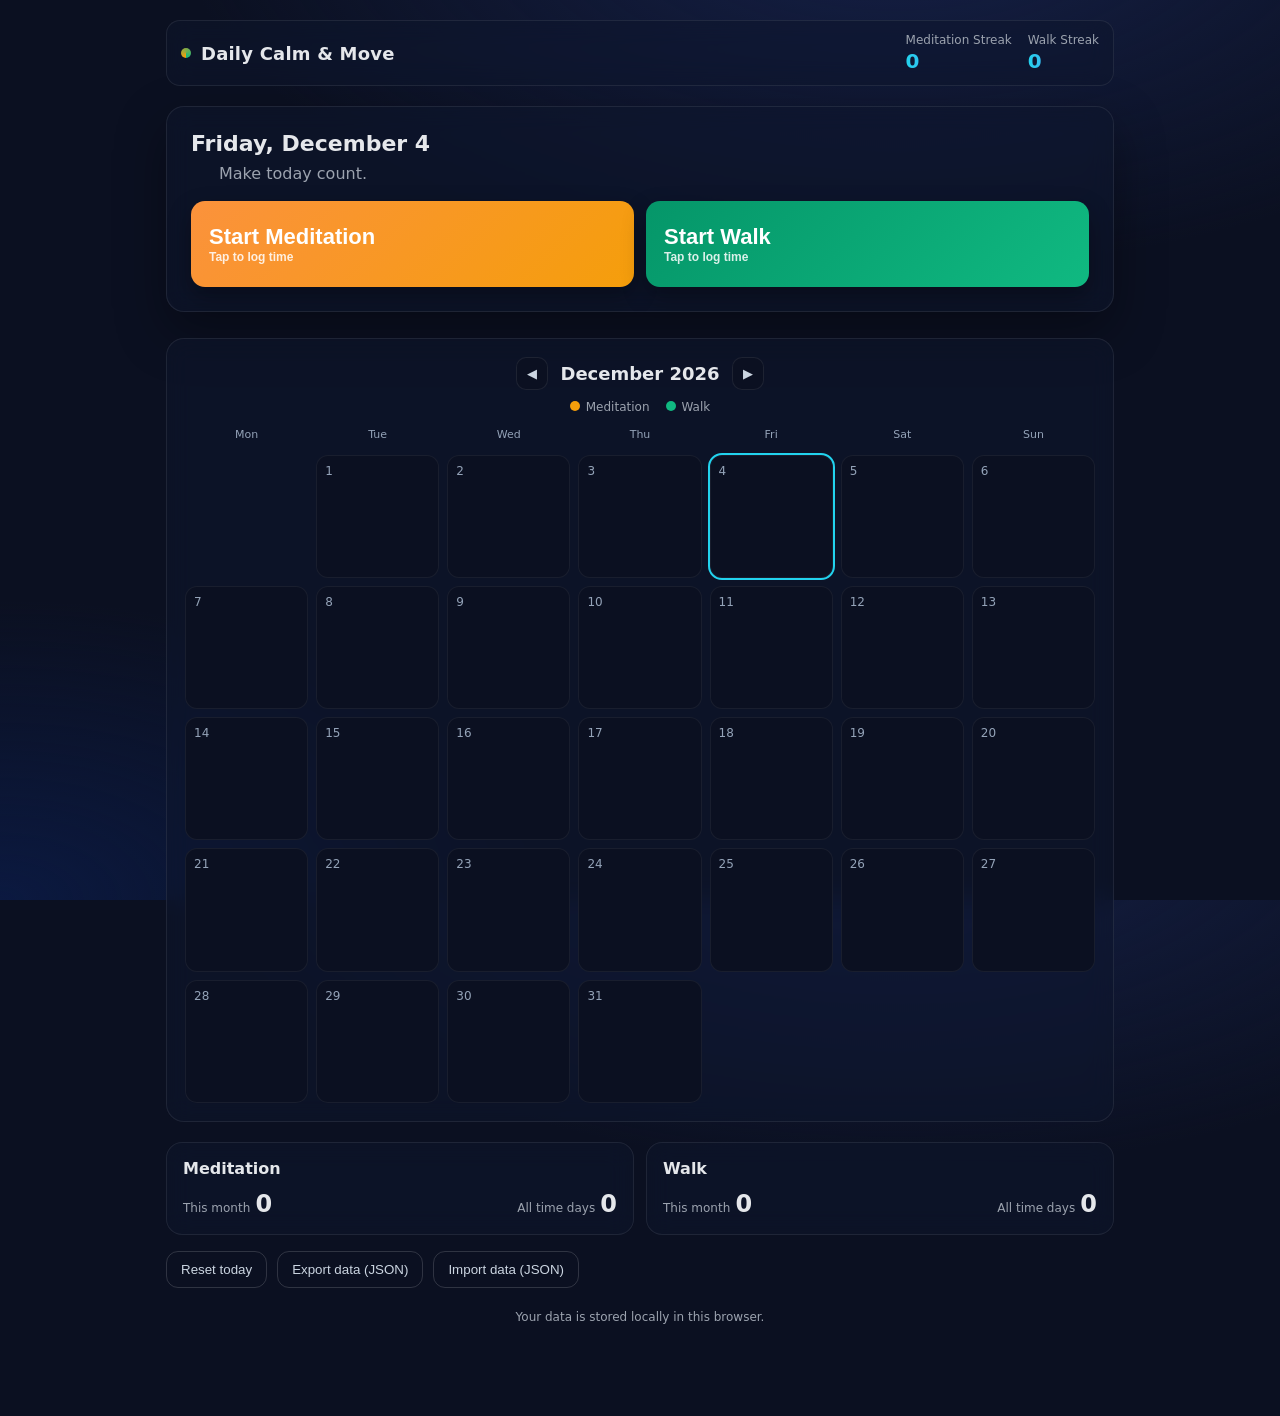
<file: index.html>
<!DOCTYPE html>
<html lang="en">
<head>
  <meta charset="utf-8" />
  <meta name="viewport" content="width=device-width,initial-scale=1" />
  <title>Daily Calm & Move</title>
  <meta name="theme-color" content="#0f172a" />
  <link rel="manifest" href="manifest.json" />
  <style>
    :root{
      --bg:#0b1021;
      --panel:#0f172a;
      --panel-2:#121a33;
      --text:#e5e7eb;
      --muted:#9ca3af;

      /* Habit colors */
      --med:#f59e0b;  /* meditation: orange */
      --walk:#10b981; /* walk: green */

      --accent:#22d3ee;
    }
    *{box-sizing:border-box}
    html,body{height:100%}
    body{
      margin:0;
      font-family:ui-sans-serif,system-ui,-apple-system,Segoe UI,Roboto,Inter,Ubuntu,Arial;
      background:
        radial-gradient(1200px 600px at 70% -10%, #152047, transparent 60%),
        radial-gradient(900px 500px at 0% 100%, #0b1940, transparent 60%),
        var(--bg);
      color:var(--text);
      -webkit-font-smoothing:antialiased;
    }
    #app{max-width:980px;margin:0 auto;padding:20px 16px 80px}

    /* Glass panels */
    .glass{
      background: rgba(15, 23, 42, 0.55);
      border: 1px solid rgba(255,255,255,0.08);
      backdrop-filter: blur(12px) saturate(120%);
      -webkit-backdrop-filter: blur(12px) saturate(120%);
    }

    .topbar{
      display:flex;align-items:center;justify-content:space-between;gap:12px;
      padding:12px 14px;border-radius:14px; position:sticky; top:10px; z-index:10;
    }
    .brand{display:flex;align-items:center;gap:10px}
    .brand .dot{width:10px;height:10px;border-radius:50%;
      background:conic-gradient(from 180deg,var(--med),var(--walk))}
    .brand h1{font-size:18px;margin:0;font-weight:700;letter-spacing:.2px}

    .streaks{display:flex;gap:16px;flex-wrap:wrap}
    .streak{display:flex;flex-direction:column;gap:2px}
    .streak .label{font-size:12px;color:var(--muted)}
    .streak .value{font-size:20px;font-weight:800;background:linear-gradient(90deg,var(--accent),#8b5cf6);-webkit-background-clip:text;background-clip:text;color:transparent}

    .hero{margin:20px 0}
    .hero-card{
      border-radius:18px;padding:24px;
      box-shadow:0 20px 50px rgba(0,0,0,0.35);
    }
    .hero-card h2{margin:0 0 8px 0;font-size:22px}
    .status-row{display:flex;align-items:center;gap:10px;margin-bottom:18px}
    #status-icon{width:18px;height:18px;border-radius:50%;box-shadow:0 0 0 0 rgba(34,211,238,0);transition:box-shadow .3s ease}
    .status-glow{box-shadow:0 0 0 10px rgba(34,211,238,0.12)}
    .hero-card p{margin:0;color:var(--muted)}

    .cta-row{display:flex;gap:12px;flex-wrap:wrap;margin-top:10px}
    .big-cta{
      flex:1 1 260px; min-height:86px;
      border:none;border-radius:14px;cursor:pointer; padding:16px 18px;text-align:left;
      color:white; font-size:22px; font-weight:800; position:relative; overflow:hidden;
      transition:transform .06s ease, box-shadow .2s ease, opacity .2s ease;
      box-shadow: 0 10px 24px rgba(0,0,0,0.30), inset 0 0 0 rgba(255,255,255,0);
    }
    .big-cta .sub{display:block;font-size:12px;font-weight:600;color:rgba(255,255,255,0.85)}
    .big-cta:hover{transform:translateY(-2px); box-shadow:0 14px 28px rgba(0,0,0,0.32)}
    .big-cta:active{box-shadow:0 6px 16px rgba(0,0,0,0.35), inset 0 0 12px rgba(255,255,255,0.12)}
    .big-cta.med{background:linear-gradient(135deg,#fb923c,var(--med))}
    .big-cta.walk{background:linear-gradient(135deg,#059669,var(--walk))}
    .big-cta.completed{opacity:0.92; filter:saturate(115%)}

    .milestone{
      margin-top:12px; font-weight:700; color:#facc15; display:none;
    }

    .calendar-wrap{
      margin:26px 0 10px 0; padding:18px; border-radius:18px;
    }
    .calendar-controls{display:flex;align-items:center;justify-content:center;gap:12px;margin-bottom:10px}
    .calendar-controls h3{margin:0;font-size:18px}
    .nav-btn{
      background:#0b1021;border:1px solid rgba(255,255,255,0.08); color:#cbd5e1;
      padding:8px 10px;border-radius:10px;cursor:pointer;transition:background .15s ease, transform .1s ease
    }
    .nav-btn:hover{background:#0d1327; transform:translateY(-1px)}

    .legend{display:flex;gap:16px;justify-content:center;color:var(--muted);font-size:12px;margin:6px 0 14px}
    .legend .dot{display:inline-block;width:10px;height:10px;border-radius:50%;margin-right:6px}
    .dot-med{background:var(--med)}
    .dot-walk{background:var(--walk)}

    .calendar{
      display:grid;grid-template-columns:repeat(7,1fr); gap:8px;
    }
    .weekday{font-size:11px;color:#94a3b8;text-align:center;margin-bottom:6px}

    @keyframes shimmer {
      0% { transform: translateX(-30%); opacity: .6; }
      50% { opacity: .9; }
      100% { transform: translateX(30%); opacity: .6; }
    }
    .day{
      aspect-ratio:1 / 1; border-radius:12px; padding:8px 8px 6px 8px;
      background:#0b1021; border:1px solid rgba(255,255,255,0.06); position:relative; overflow:hidden;
      transition: transform .12s ease, box-shadow .16s ease, background .2s ease;
      isolation:isolate; cursor: pointer;
    }
    .day:hover{ transform: translateY(-2px); box-shadow: 0 8px 18px rgba(0,0,0,0.28); }
    .day .dnum{font-size:12px;color:#94a3b8}

    .day.tint-med::before,
    .day.tint-walk::before,
    .day.tint-mix::before{
      content:""; position:absolute; inset:0; z-index:-1; pointer-events:none;
      background: transparent;
      opacity: 0.22;
    }
    .day.tint-med::before{
      background:
        linear-gradient(180deg, rgba(245,158,11,0.18), transparent 45%),
        radial-gradient(40% 20% at 20% 0%, rgba(245,158,11,0.18), transparent 70%);
    }
    .day.tint-walk::before{
      background:
        linear-gradient(180deg, rgba(16,185,129,0.18), transparent 45%),
        radial-gradient(40% 20% at 20% 0%, rgba(16,185,129,0.18), transparent 70%);
    }
    .day.tint-mix::before{
      background:
        linear-gradient(180deg, rgba(245,158,11,0.16), transparent 50%),
        linear-gradient(180deg, rgba(16,185,129,0.16), transparent 55%);
    }
    .day.tint-animated::after{
      content:""; position:absolute; inset:-10% -40%; height:120%; width:60%;
      background: linear-gradient(90deg, rgba(255,255,255,0), rgba(255,255,255,0.06), rgba(255,255,255,0));
      transform: rotate(25deg);
      animation: shimmer 3.6s ease-in-out infinite;
      mix-blend-mode: overlay;
      z-index:-1;
    }

    .day .badges{
      position:absolute; right:6px; bottom:6px;
      display:flex; flex-direction:column; gap:5px; align-items:flex-end;
    }
    .badge{width:10px;height:10px;border-radius:50%;}
    .badge.med{background:var(--med)}
    .badge.walk{background:var(--walk)}
    .day.today{outline:2px solid var(--accent); outline-offset:0}

    /* Stats */
    .stats{display:grid;grid-template-columns:repeat(2,1fr); gap:12px; margin-top: 20px;}
    .stat-card{
      border-radius:16px; padding:16px;
    }
    .stat-card h4{margin:0 0 12px 0}
    .numbers{display:flex;justify-content:space-between}
    .small{font-size:12px;color:var(--muted)}
    .big{font-size:24px;font-weight:800}

    .controls{display:flex;gap:10px;flex-wrap:wrap;margin-top:16px}
    .ghost{
      background:transparent;color:#cbd5e1;border:1px solid rgba(255,255,255,0.15);
      border-radius:12px;padding:10px 14px;cursor:pointer;transition:background .15s ease, transform .1s ease
    }
    .ghost:hover{background:rgba(255,255,255,0.04); transform:translateY(-1px)}

    footer{margin-top:22px;color:var(--muted);text-align:center;font-size:12px}
    
    /* Modals */
    .modal-overlay {
        position: fixed; inset: 0;
        background-color: rgba(0, 0, 0, 0.6);
        display: flex; align-items: center; justify-content: center;
        z-index: 1000;
        opacity: 0; visibility: hidden;
        transition: opacity 0.3s ease, visibility 0.3s ease;
    }
    .modal-overlay.visible {
        opacity: 1; visibility: visible;
    }
    .modal-content {
        padding: 24px; border-radius: 18px;
        width: 90%; max-width: 400px;
        transform: scale(0.95);
        transition: transform 0.3s ease;
        text-align: center;
    }
    .modal-overlay.visible .modal-content {
        transform: scale(1);
    }
    .modal-content h3 { margin: 0 0 16px; }
    .modal-close-btn {
        position: absolute; top: 12px; right: 12px;
        background: none; border: none; font-size: 24px; color: var(--muted);
        cursor: pointer;
    }
    #timer-display {
        font-size: 48px; font-weight: 700;
        letter-spacing: 2px;
        margin: 20px 0;
    }
    .timer-controls {
        display: flex; gap: 12px; justify-content: center;
    }
    .timer-btn {
        padding: 12px 20px; border-radius: 12px;
        border: none; font-weight: 600; cursor: pointer;
        min-width: 120px;
    }
    .timer-btn.primary { background: var(--accent); color: var(--bg); }
    .timer-btn.secondary { background: var(--panel-2); color: var(--text); }
    #day-details-content { text-align: left; font-size: 16px; line-height: 1.8; }


    @media (max-width:900px){
      .stats{grid-template-columns:1fr 1fr}
    }
    @media (max-width:700px){
      .streaks{display:none}
      .stats{grid-template-columns:1fr}
    }
    @media (max-width:480px){
      .day{padding:4px 4px 2px 4px}
      .day .dnum{font-size:11px}
      .day .badges{right:3px;bottom:3px;gap:3px}
      .badge{width:7px;height:7px}
    }

    /* CSS-ONLY PREMIUM CONFETTI */
    .confetti-layer{
      position: fixed;
      inset: 0;
      overflow: hidden;
      pointer-events: none;
      z-index: 9999;
      opacity: 0;
    }
    .confetti-layer.active{ opacity: 1; }
    .confetti{
      position: absolute;
      top: -10px;
      left: 50%;
      width: 10px;
      height: 18px;
      opacity: 0;
      transform-origin: center;
      border-radius: 2px;
    }
    .c1,.c6,.c11,.c16,.c21,.c26,.c31,.c36,.c41,.c46 { background: #f59e0b; }
    .c2,.c7,.c12,.c17,.c22,.c27,.c32,.c37,.c42,.c47 { background: #10b981; }
    .c3,.c8,.c13,.c18,.c23,.c28,.c33,.c38,.c43,.c48 { background: #ffffff; }
    .c4,.c9,.c14,.c19,.c24,.c29,.c34,.c39,.c44,.c49 { background: #93c5fd; }
    .c5,.c10,.c15,.c20,.c25,.c30,.c35,.c40,.c45,.c50 { background: #22d3ee; }
    @keyframes fallSpin {
      0% { transform: translate(var(--x,0), -20px) rotate(0deg); opacity: 1; }
      70% { opacity: 1; }
      100% { transform: translate(var(--xEnd,0), 110vh) rotate(var(--rot,720deg)); opacity: 0; }
    }
    @keyframes drift {
      0% { transform: translateX(0); } 50% { transform: translateX(12px); } 100% { transform: translateX(0); }
    }
    .confetti{
      animation: fallSpin var(--dur,1800ms) cubic-bezier(.2,.7,.2,1) forwards,
                drift 1800ms ease-in-out infinite;
      animation-delay: var(--delay,0ms);
    }
    .c1{ --x:-45vw; --xEnd:-40vw; --rot:680deg; --dur:1700ms; --delay:0ms; }
    .c2{ --x:-35vw; --xEnd:-30vw; --rot:720deg; --dur:1650ms; --delay:40ms; }
    .c3{ --x:-25vw; --xEnd:-20vw; --rot:760deg; --dur:1600ms; --delay:80ms; }
    .c4{ --x:-15vw; --xEnd:-10vw; --rot:800deg; --dur:1750ms; --delay:120ms; }
    .c5{ --x:-5vw;  --xEnd:-2vw;  --rot:820deg; --dur:1680ms; --delay:160ms; }
    .c6{ --x:5vw;   --xEnd:2vw;   --rot:700deg; --dur:1660ms; --delay:100ms; }
    .c7{ --x:15vw;  --xEnd:10vw;  --rot:740deg; --dur:1720ms; --delay:140ms; }
    .c8{ --x:25vw;  --xEnd:20vw;  --rot:760deg; --dur:1640ms; --delay:180ms; }
    .c9{ --x:35vw;  --xEnd:30vw;  --rot:800deg; --dur:1760ms; --delay:220ms; }
    .c10{--x:45vw;  --xEnd:40vw;  --rot:840deg; --dur:1700ms; --delay:260ms; }
    .c11{ --x:-42vw; --xEnd:-39vw; --rot:690deg; --dur:1680ms; --delay:60ms; }
    .c12{ --x:-32vw; --xEnd:-28vw; --rot:730deg; --dur:1580ms; --delay:100ms; }
    .c13{ --x:-22vw; --xEnd:-18vw; --rot:770deg; --dur:1650ms; --delay:140ms; }
    .c14{ --x:-12vw; --xEnd:-9vw;  --rot:810deg; --dur:1620ms; --delay:180ms; }
    .c15{ --x:-2vw;  --xEnd:-1vw;  --rot:850deg; --dur:1550ms; --delay:220ms; }
    .c16{ --x:8vw;   --xEnd:6vw;   --rot:710deg; --dur:1600ms; --delay:260ms; }
    .c17{ --x:18vw;  --xEnd:14vw;  --rot:750deg; --dur:1700ms; --delay:300ms; }
    .c18{ --x:28vw;  --xEnd:24vw;  --rot:790deg; --dur:1620ms; --delay:340ms; }
    .c19{ --x:38vw;  --xEnd:34vw;  --rot:830deg; --dur:1680ms; --delay:380ms; }
    .c20{ --x:48vw;  --xEnd:44vw;  --rot:870deg; --dur:1600ms; --delay:420ms; }
    .c21{ --x:-48vw; --xEnd:-46vw; --rot:900deg; --dur:1850ms; --delay:0ms; }
    .c22{ --x:-28vw; --xEnd:-24vw; --rot:880deg; --dur:1900ms; --delay:80ms; }
    .c23{ --x:-8vw;  --xEnd:-6vw;  --rot:920deg; --dur:1950ms; --delay:160ms; }
    .c24{ --x:12vw;  --xEnd:9vw;   --rot:900deg; --dur:1880ms; --delay:240ms; }
    .c25{ --x:32vw;  --xEnd:29vw;  --rot:940deg; --dur:1980ms; --delay:320ms; }
    .c26{ --x:42vw;  --xEnd:40vw;  --rot:980deg; --dur:1920ms; --delay:400ms; }
    .c27{ --x:-38vw; --xEnd:-36vw; --rot:950deg; --dur:1860ms; --delay:200ms; }
    .c28{ --x:-18vw; --xEnd:-15vw; --rot:990deg; --dur:1920ms; --delay:280ms; }
    .c29{ --x:2vw;   --xEnd:0vw;   --rot:970deg; --dur:2000ms; --delay:360ms; }
    .c30{ --x:22vw;  --xEnd:19vw;  --rot:1010deg;--dur:1940ms; --delay:440ms; }
    .c31{ --x:-44vw; --xEnd:-40vw; --rot:860deg; --dur:1680ms; --delay:60ms; }
    .c32{ --x:-26vw; --xEnd:-22vw; --rot:900deg; --dur:1740ms; --delay:120ms; }
    .c33{ --x:-6vw;  --xEnd:-4vw;  --rot:940deg; --dur:1800ms; --delay:180ms; }
    .c34{ --x:14vw;  --xEnd:12vw;  --rot:980deg; --dur:1760ms; --delay:240ms; }
    .c35{ --x:34vw;  --xEnd:30vw;  --rot:1020deg;--dur:1820ms; --delay:300ms; }
    .c36{ --x:44vw;  --xEnd:42vw;  --rot:1060deg;--dur:1880ms; --delay:360ms; }
    .c37{ --x:-34vw; --xEnd:-30vw; --rot:880deg; --dur:1700ms; --delay:90ms; }
    .c38{ --x:-16vw; --xEnd:-12vw; --rot:920deg; --dur:1760ms; --delay:150ms; }
    .c39{ --x:4vw;   --xEnd:2vw;   --rot:960deg; --dur:1820ms; --delay:210ms; }
    .c40{ --x:24vw;  --xEnd:22vw;  --rot:1000deg;--dur:1880ms; --delay:270ms; }
  </style>
</head>
<body>
  <div id="app">
    <header class="topbar glass">
      <div class="brand">
        <span class="dot"></span>
        <h1>Daily Calm & Move</h1>
      </div>
      <div class="streaks">
        <div class="streak">
          <span class="label">Meditation Streak</span>
          <span id="med-streak" class="value">0</span>
        </div>
        <div class="streak">
          <span class="label">Walk Streak</span>
          <span id="walk-streak" class="value">0</span>
        </div>
      </div>
    </header>

    <main>
      <section class="hero">
        <div class="hero-card glass">
          <h2 id="today-date">Today</h2>
          <div class="status-row">
            <div id="status-icon" aria-hidden="true"></div>
            <p id="today-status">Make today count.</p>
          </div>
          <div class="cta-row">
            <button id="btn-meditation" class="big-cta med" aria-pressed="false">
              Start Meditation
              <span class="sub">Tap to log time</span>
            </button>
            <button id="btn-walk" class="big-cta walk" aria-pressed="false">
              Start Walk
              <span class="sub">Tap to log time</span>
            </button>
          </div>
          <div class="milestone" id="milestone" role="status" aria-live="polite"></div>
        </div>
      </section>

      <section class="calendar-wrap glass">
        <div class="calendar-controls">
          <button id="prev-month" class="nav-btn" aria-label="Previous month">◀</button>
          <h3 id="month-label">Month</h3>
          <button id="next-month" class="nav-btn" aria-label="Next month">▶</button>
        </div>
        <div class="legend">
          <span><i class="dot dot-med"></i>Meditation</span>
          <span><i class="dot dot-walk"></i>Walk</span>
        </div>
        <div id="calendar" class="calendar" aria-label="Monthly calendar"></div>
      </section>

      <section class="stats">
        <div class="stat-card glass">
          <h4>Meditation</h4>
          <div class="numbers">
            <div>
              <span class="small">This month</span>
              <span id="med-month" class="big">0</span>
            </div>
            <div>
              <span class="small">All time days</span>
              <span id="med-total" class="big">0</span>
            </div>
          </div>
        </div>
        <div class="stat-card glass">
          <h4>Walk</h4>
          <div class="numbers">
            <div>
              <span class="small">This month</span>
              <span id="walk-month" class="big">0</span>
            </div>
            <div>
              <span class="small">All time days</span>
              <span id="walk-total" class="big">0</span>
            </div>
          </div>
        </div>
      </section>

      <section class="controls">
        <button id="reset-day" class="ghost">Reset today</button>
        <button id="export-data" class="ghost">Export data (JSON)</button>
        <button id="import-data" class="ghost">Import data (JSON)</button>
        <input id="import-file" type="file" accept="application/json" hidden />
      </section>
    </main>

    <footer>
      <p>Your data is stored locally in this browser.</p>
    </footer>
  </div>

  <!-- Timer Modal -->
  <div id="timer-modal" class="modal-overlay">
    <div class="modal-content glass">
      <button id="timer-modal-close" class="modal-close-btn">&times;</button>
      <h3 id="timer-modal-title">Timer</h3>
      <div id="timer-display">00:00</div>
      <div class="timer-controls">
        <button id="timer-start-pause" class="timer-btn primary">Start</button>
        <button id="timer-finish" class="timer-btn secondary">Finish & Save</button>
      </div>
    </div>
  </div>

  <!-- Day Details Modal -->
  <div id="details-modal" class="modal-overlay">
    <div class="modal-content glass">
      <button id="details-modal-close" class="modal-close-btn">&times;</button>
      <h3 id="details-modal-date"></h3>
      <div id="day-details-content"></div>
    </div>
  </div>

  <!-- CSS-only confetti layer -->
  <div class="confetti-layer" aria-hidden="true">
    <div class="confetti c1"></div><div class="confetti c2"></div><div class="confetti c3"></div><div class="confetti c4"></div><div class="confetti c5"></div>
    <div class="confetti c6"></div><div class="confetti c7"></div><div class="confetti c8"></div><div class="confetti c9"></div><div class="confetti c10"></div>
    <div class="confetti c11"></div><div class="confetti c12"></div><div class="confetti c13"></div><div class="confetti c14"></div><div class="confetti c15"></div>
    <div class="confetti c16"></div><div class="confetti c17"></div><div class="confetti c18"></div><div class="confetti c19"></div><div class="confetti c20"></div>
    <div class="confetti c21"></div><div class="confetti c22"></div><div class="confetti c23"></div><div class="confetti c24"></div><div class="confetti c25"></div>
    <div class="confetti c26"></div><div class="confetti c27"></div><div class="confetti c28"></div><div class="confetti c29"></div><div class="confetti c30"></div>
    <div class="confetti c31"></div><div class="confetti c32"></div><div class="confetti c33"></div><div class="confetti c34"></div><div class="confetti c35"></div>
    <div class="confetti c36"></div><div class="confetti c37"></div><div class="confetti c38"></div><div class="confetti c39"></div><div class="confetti c40"></div>
  </div>

<script>
// Storage: key "dw-data" -> { entries: { "YYYY-MM-DD": { med: { time: seconds }, walk: { time: seconds } } } }

const el = (id) => document.getElementById(id);
const state = {
  year: new Date().getFullYear(),
  month: new Date().getMonth(),
  data: loadData()
};

// --- Timer State ---
const timerState = {
  interval: null,
  startTime: 0,
  elapsedTime: 0,
  isPaused: true,
  activeType: null // 'med' or 'walk'
};

function loadData() {
  try {
    const raw = localStorage.getItem('dw-data');
    if (!raw) return { entries: {} };
    const parsed = JSON.parse(raw);
    // Migration for old data structure
    if (parsed && parsed.entries) {
      for (const k of Object.keys(parsed.entries)) {
        const entry = parsed.entries[k];
        delete entry.vit; // Remove vitamin data
        if (typeof entry.med === 'boolean') entry.med = { time: entry.med ? 1 : 0 };
        if (typeof entry.walk === 'boolean') entry.walk = { time: entry.walk ? 1 : 0 };
        if (!entry.med) entry.med = { time: 0 };
        if (!entry.walk) entry.walk = { time: 0 };
      }
    }
    return parsed?.entries ? parsed : { entries: {} };
  } catch {
    return { entries: {} };
  }
}
function saveData() { localStorage.setItem('dw-data', JSON.stringify(state.data)); }
function ymd(dateObj){
  return `${dateObj.getFullYear()}-${String(dateObj.getMonth()+1).padStart(2,'0')}-${String(dateObj.getDate()).padStart(2,'0')}`;
}
function isAllComplete(entry){ return !!(entry?.med?.time > 0 && entry?.walk?.time > 0); }
function formatTime(totalSeconds) {
    if (totalSeconds <= 1 && totalSeconds > 0) return `Done`; // Handle migrated data
    const minutes = Math.floor(totalSeconds / 60);
    const seconds = totalSeconds % 60;
    return `${String(minutes).padStart(2, '0')}:${String(seconds).padStart(2, '0')}`;
}
function formatTimeVerbose(totalSeconds) {
    if (totalSeconds <= 1 && totalSeconds > 0) return `Completed`; // Handle migrated data
    if (totalSeconds === 0) return `Not logged`;
    const m = Math.floor(totalSeconds / 60);
    const s = totalSeconds % 60;
    return `${m}m ${s}s`;
}

function logActivity(type, seconds) {
  const today = ymd(new Date());
  const existing = state.data.entries[today] ?? { med: { time: 0 }, walk: { time: 0 } };
  const wasAll = isAllComplete(existing);

  existing[type].time = (existing[type].time || 0) + seconds;
  state.data.entries[today] = existing;
  const nowAll = isAllComplete(existing);

  saveData();
  renderAll();
  flashButton(type);
  pulseStatus();

  if (nowAll && !wasAll) {
    triggerConfettiCSS();
  }

  maybeShowMilestone(type);
}

function resetToday() {
  const today = ymd(new Date());
  if (state.data.entries[today]) {
    state.data.entries[today] = { med: { time: 0 }, walk: { time: 0 } };
    saveData();
    renderAll();
  }
}

function monthLabel(y, m) { return new Date(y, m, 1).toLocaleString(undefined, { month:'long', year:'numeric' }); }

function renderCalendar() {
  const cal = el('calendar'); cal.innerHTML = '';
  const y = state.year, m = state.month;
  el('month-label').textContent = monthLabel(y, m);

  const weekdays = ['Mon','Tue','Wed','Thu','Fri','Sat','Sun'];
  weekdays.forEach(w => {
    const wEl = document.createElement('div');
    wEl.className = 'weekday';
    wEl.textContent = w;
    cal.appendChild(wEl);
  });

  const first = new Date(y, m, 1);
  const startIdx = (first.getDay() + 6) % 7;
  const daysInMonth = new Date(y, m+1, 0).getDate();
  const todayStr = ymd(new Date());

  for (let i=0;i<startIdx;i++){ cal.appendChild(document.createElement('div')); }

  for (let d=1; d<=daysInMonth; d++){
    const date = new Date(y, m, d);
    const key = ymd(date);
    const entry = state.data.entries[key];
    const medDone = entry?.med?.time > 0;
    const walkDone = entry?.walk?.time > 0;

    const cell = document.createElement('div');
    cell.className = 'day';
    cell.addEventListener('click', () => showDayDetails(key));
    if (key === todayStr) cell.classList.add('today');

    if (medDone || walkDone) {
      if (medDone && walkDone) cell.classList.add('tint-mix');
      else if (medDone) cell.classList.add('tint-med');
      else if (walkDone) cell.classList.add('tint-walk');
      cell.classList.add('tint-animated');
    }
    
    const num = document.createElement('div');
    num.className = 'dnum';
    num.textContent = d;

    const badges = document.createElement('div');
    badges.className = 'badges';
    if (medDone) { const b = document.createElement('span'); b.className = 'badge med'; badges.appendChild(b); }
    if (walkDone){ const b = document.createElement('span'); b.className = 'badge walk'; badges.appendChild(b); }
    
    cell.appendChild(num);
    cell.appendChild(badges);
    cal.appendChild(cell);
  }
}

function getStats() {
  let medMonth=0, walkMonth=0, medTotal=0, walkTotal=0;

  for (const [key, val] of Object.entries(state.data.entries)) {
    if (val.med?.time > 0) medTotal++;
    if (val.walk?.time > 0) walkTotal++;

    const dt = new Date(key);
    if (dt.getFullYear() === state.year && dt.getMonth() === state.month) {
      if (val.med?.time > 0) medMonth++;
      if (val.walk?.time > 0) walkMonth++;
    }
  }
  return { medMonth, walkMonth, medTotal, walkTotal };
}

function getStreak(type) {
  let streak = 0;
  const cur = new Date();
  for (;;) {
    const key = ymd(cur);
    const v = state.data.entries[key];
    if (v && v[type]?.time > 0) { streak++; cur.setDate(cur.getDate() - 1); }
    else break;
  }
  return streak;
}

function renderToday() {
  const today = ymd(new Date());
  const entry = state.data.entries[today];
  const medDone = entry?.med?.time > 0;
  const walkDone = entry?.walk?.time > 0;

  let msg = 'Make today count.';
  if (medDone && walkDone) msg = 'Meditation and Walk done. Amazing!';
  else if (medDone) msg = 'Meditation done. How about a walk?';
  else if (walkDone) msg = 'Walk done. A short meditation will feel good.';
  el('today-status').textContent = msg;

  const medBtn = el('btn-meditation');
  const walkBtn = el('btn-walk');

  medBtn.classList.toggle('completed', medDone);
  walkBtn.classList.toggle('completed', walkDone);
  
  medBtn.innerHTML = medDone ? `Meditation: ${formatTimeVerbose(entry.med.time)}<span class="sub">Completed</span>` : `Start Meditation<span class="sub">Tap to log time</span>`;
  walkBtn.innerHTML = walkDone ? `Walk: ${formatTimeVerbose(entry.walk.time)}<span class="sub">Completed</span>` : `Start Walk<span class="sub">Tap to log time</span>`;

  medBtn.setAttribute('aria-pressed', String(medDone));
  walkBtn.setAttribute('aria-pressed', String(walkDone));
}

function renderStats() {
  const s = getStats();
  el('med-month').textContent = s.medMonth;
  el('walk-month').textContent = s.walkMonth;
  el('med-total').textContent = s.medTotal;
  el('walk-total').textContent = s.walkTotal;

  el('med-streak').textContent = getStreak('med');
  el('walk-streak').textContent = getStreak('walk');
}

function flashButton(type){
  const map = { med:'btn-meditation', walk:'btn-walk' };
  el(map[type])?.animate(
    [{ transform:'scale(1)' }, { transform:'scale(1.04)' }, { transform:'scale(1)' }],
    { duration:260, easing:'ease-out' }
  );
}

function pulseStatus(){
  el('status-icon').classList.add('status-glow');
  setTimeout(()=>el('status-icon').classList.remove('status-glow'), 600);
}

function triggerConfettiCSS(){
  const layer = document.querySelector('.confetti-layer');
  if (!layer) return;
  layer.classList.remove('active');
  void layer.offsetHeight;
  layer.classList.add('active');
  setTimeout(()=>layer.classList.remove('active'), 4000);
}

function maybeShowMilestone(type){
  const streak = getStreak(type);
  const thresholds = [7, 30, 100, 365];
  if (thresholds.includes(streak)) {
    const box = el('milestone');
    const labels = { med:'Meditation', walk:'Walk' };
    box.textContent = `${labels[type]} streak: ${streak} days! Keep the rhythm.`;
    box.style.display = 'block';
    setTimeout(()=> box.style.display='none', 4000);
  }
}

function renderAll(){
  el('today-date').textContent = new Date().toLocaleDateString(undefined, { weekday:'long', day:'numeric', month:'long' });
  renderToday();
  renderCalendar();
  renderStats();
}

function moveMonth(delta) {
  let y = state.year;
  let m = state.month + delta;
  if (m < 0) { m = 11; y -= 1; }
  if (m > 11){ m = 0;  y += 1; }
  state.year = y; state.month = m;
  renderCalendar();
}

function exportData() {
  const blob = new Blob([JSON.stringify(state.data, null, 2)], { type: 'application/json' });
  const url = URL.createObjectURL(blob);
  const a = document.createElement('a');
  a.href = url; a.download = 'daily-tracker-data.json';
  a.click();
  URL.revokeObjectURL(url);
}

function importData(file) {
  const reader = new FileReader();
  reader.onload = () => {
    try{
      const obj = JSON.parse(reader.result);
      if (obj && obj.entries && typeof obj.entries === 'object') {
        state.data = obj; // Assume imported data is already in the new format
        saveData();
        renderAll();
      } else { alert('Invalid JSON format.'); }
    } catch { alert('Could not parse JSON.'); }
  };
  reader.readAsText(file);
}

// --- Timer Logic ---
function openTimer(type) {
  timerState.activeType = type;
  timerState.elapsedTime = 0;
  timerState.isPaused = true;
  updateTimerDisplay();
  el('timer-modal-title').textContent = type === 'med' ? 'Meditate' : 'Walk';
  el('timer-start-pause').textContent = 'Start';
  el('timer-modal').classList.add('visible');
}

function closeTimer() {
  clearInterval(timerState.interval);
  timerState.interval = null;
  el('timer-modal').classList.remove('visible');
}

function updateTimerDisplay() {
  const totalSeconds = Math.floor(timerState.elapsedTime / 1000);
  el('timer-display').textContent = formatTime(totalSeconds);
}

function handleStartPause() {
  const btn = el('timer-start-pause');
  timerState.isPaused = !timerState.isPaused;
  if (timerState.isPaused) {
    clearInterval(timerState.interval);
    timerState.interval = null;
    btn.textContent = 'Resume';
  } else {
    timerState.startTime = Date.now() - timerState.elapsedTime;
    timerState.interval = setInterval(() => {
      timerState.elapsedTime = Date.now() - timerState.startTime;
      updateTimerDisplay();
    }, 1000);
    btn.textContent = 'Pause';
  }
}

function handleFinish() {
  const totalSeconds = Math.round(timerState.elapsedTime / 1000);
  if (totalSeconds > 0) {
    logActivity(timerState.activeType, totalSeconds);
  }
  closeTimer();
}

// --- Day Details Modal ---
function showDayDetails(dateKey) {
  const entry = state.data.entries[dateKey];
  const date = new Date(dateKey + 'T12:00:00'); // Use noon to avoid timezone issues
  el('details-modal-date').textContent = date.toLocaleDateString(undefined, { weekday: 'long', year: 'numeric', month: 'long', day: 'numeric' });
  const medTime = entry?.med?.time || 0;
  const walkTime = entry?.walk?.time || 0;
  el('day-details-content').innerHTML = `
    <p>🧘‍♂️ Meditation: <strong>${formatTimeVerbose(medTime)}</strong></p>
    <p>🚶‍♀️ Walk: <strong>${formatTimeVerbose(walkTime)}</strong></p>
  `;
  el('details-modal').classList.add('visible');
}
function closeDetailsModal() {
  el('details-modal').classList.remove('visible');
}

function attachEvents(){
  el('btn-meditation').addEventListener('click', () => openTimer('med'));
  el('btn-walk').addEventListener('click', () => openTimer('walk'));
  el('prev-month').addEventListener('click', () => moveMonth(-1));
  el('next-month').addEventListener('click', () => moveMonth(1));
  el('reset-day').addEventListener('click', resetToday);
  el('export-data').addEventListener('click', exportData);
  el('import-data').addEventListener('click', () => el('import-file').click());
  el('import-file').addEventListener('change', (e) => {
    const file = e.target.files?.[0];
    if (file) importData(file);
    e.target.value = '';
  });

  // Timer modal events
  el('timer-modal-close').addEventListener('click', closeTimer);
  el('timer-start-pause').addEventListener('click', handleStartPause);
  el('timer-finish').addEventListener('click', handleFinish);

  // Details modal events
  el('details-modal-close').addEventListener('click', closeDetailsModal);
  el('details-modal').addEventListener('click', (e) => {
    if (e.target === el('details-modal')) closeDetailsModal();
  });
}

function init(){
  attachEvents();
  renderAll();
}
document.addEventListener('DOMContentLoaded', init);

</script>
</body>
</html>
</file>
